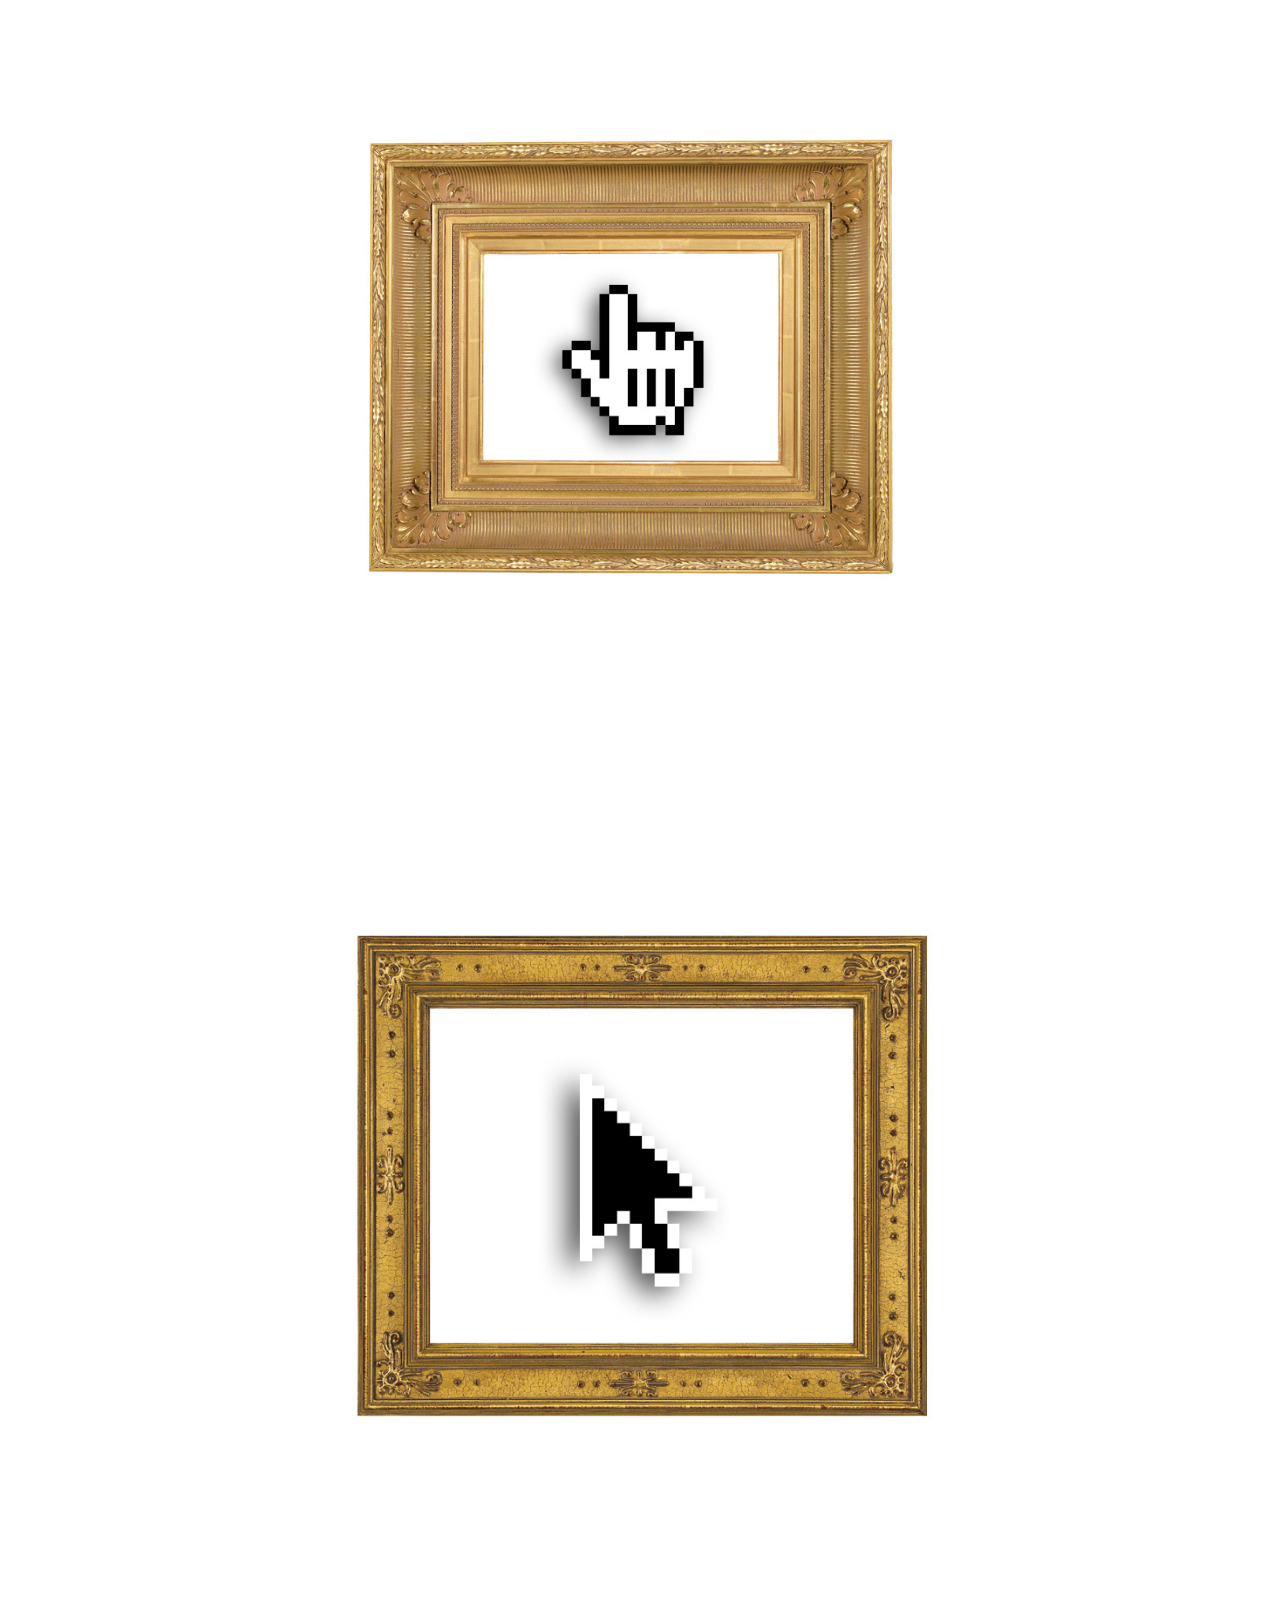
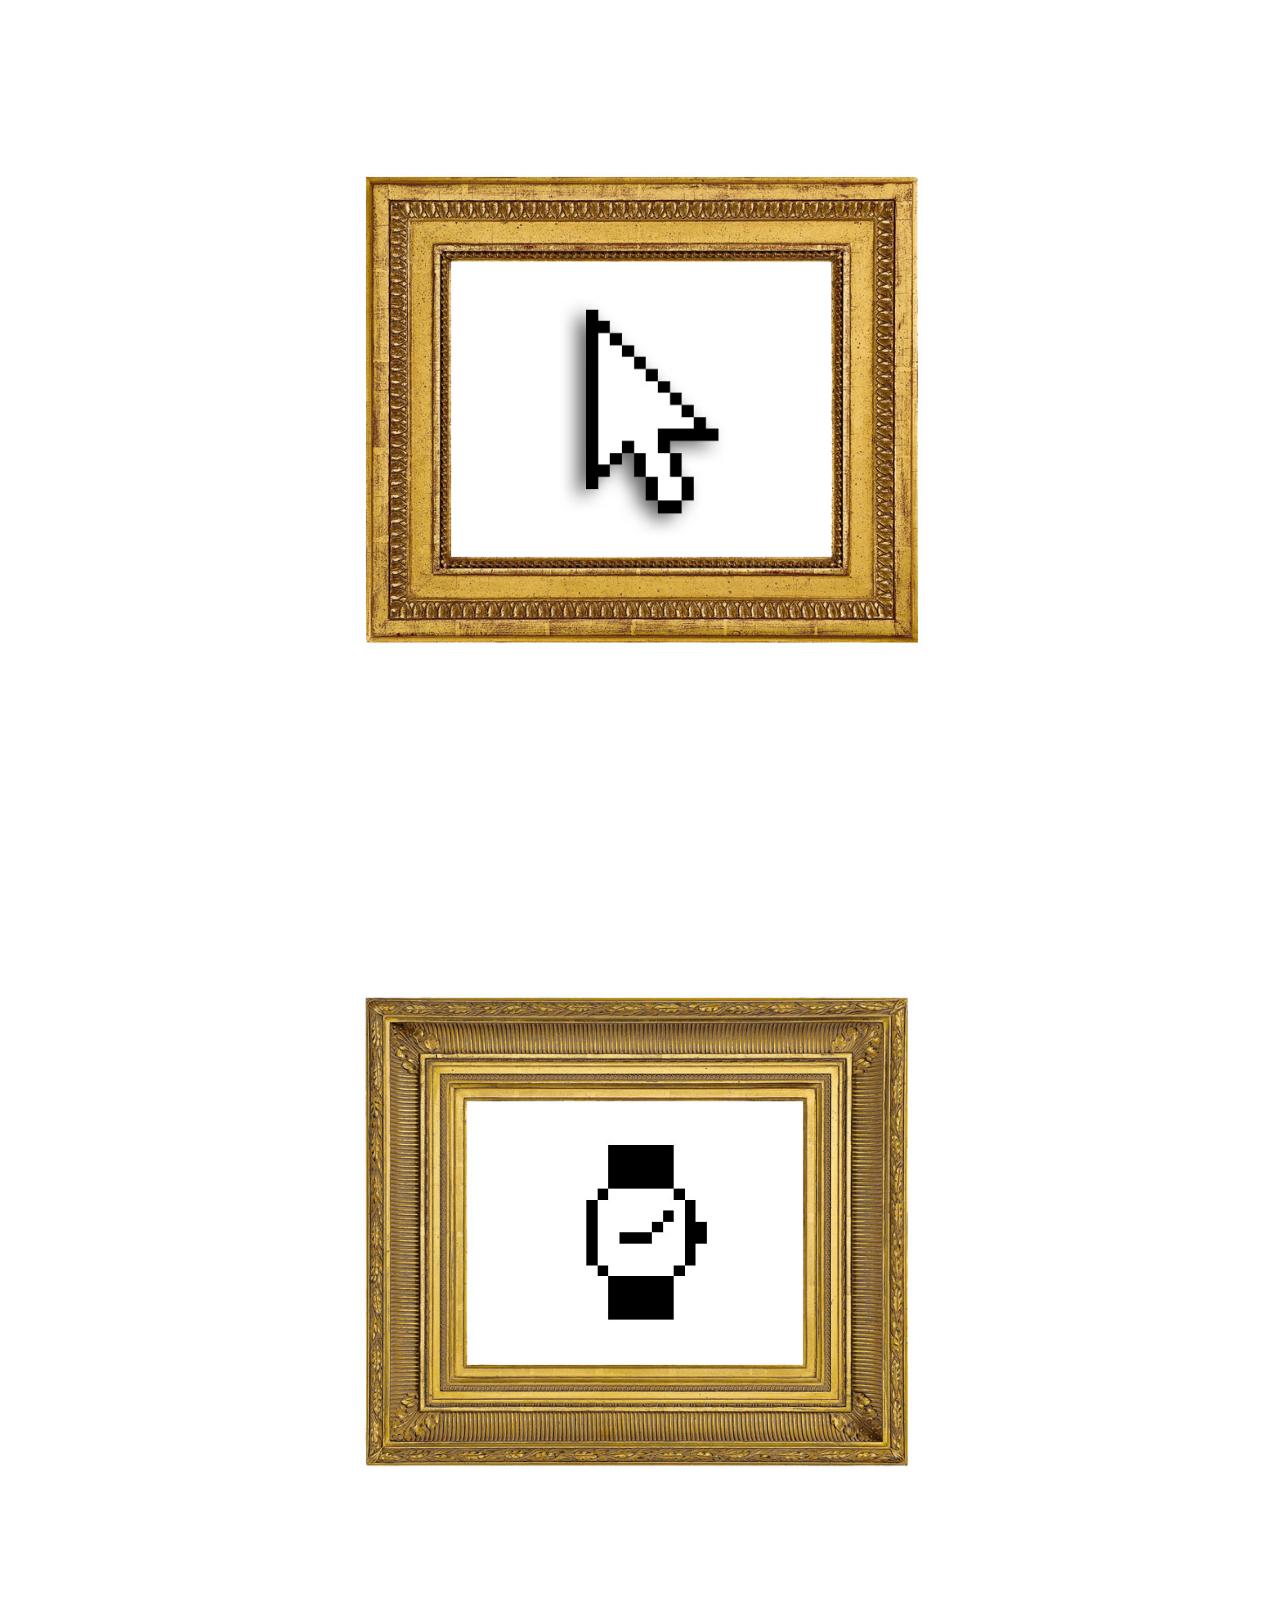
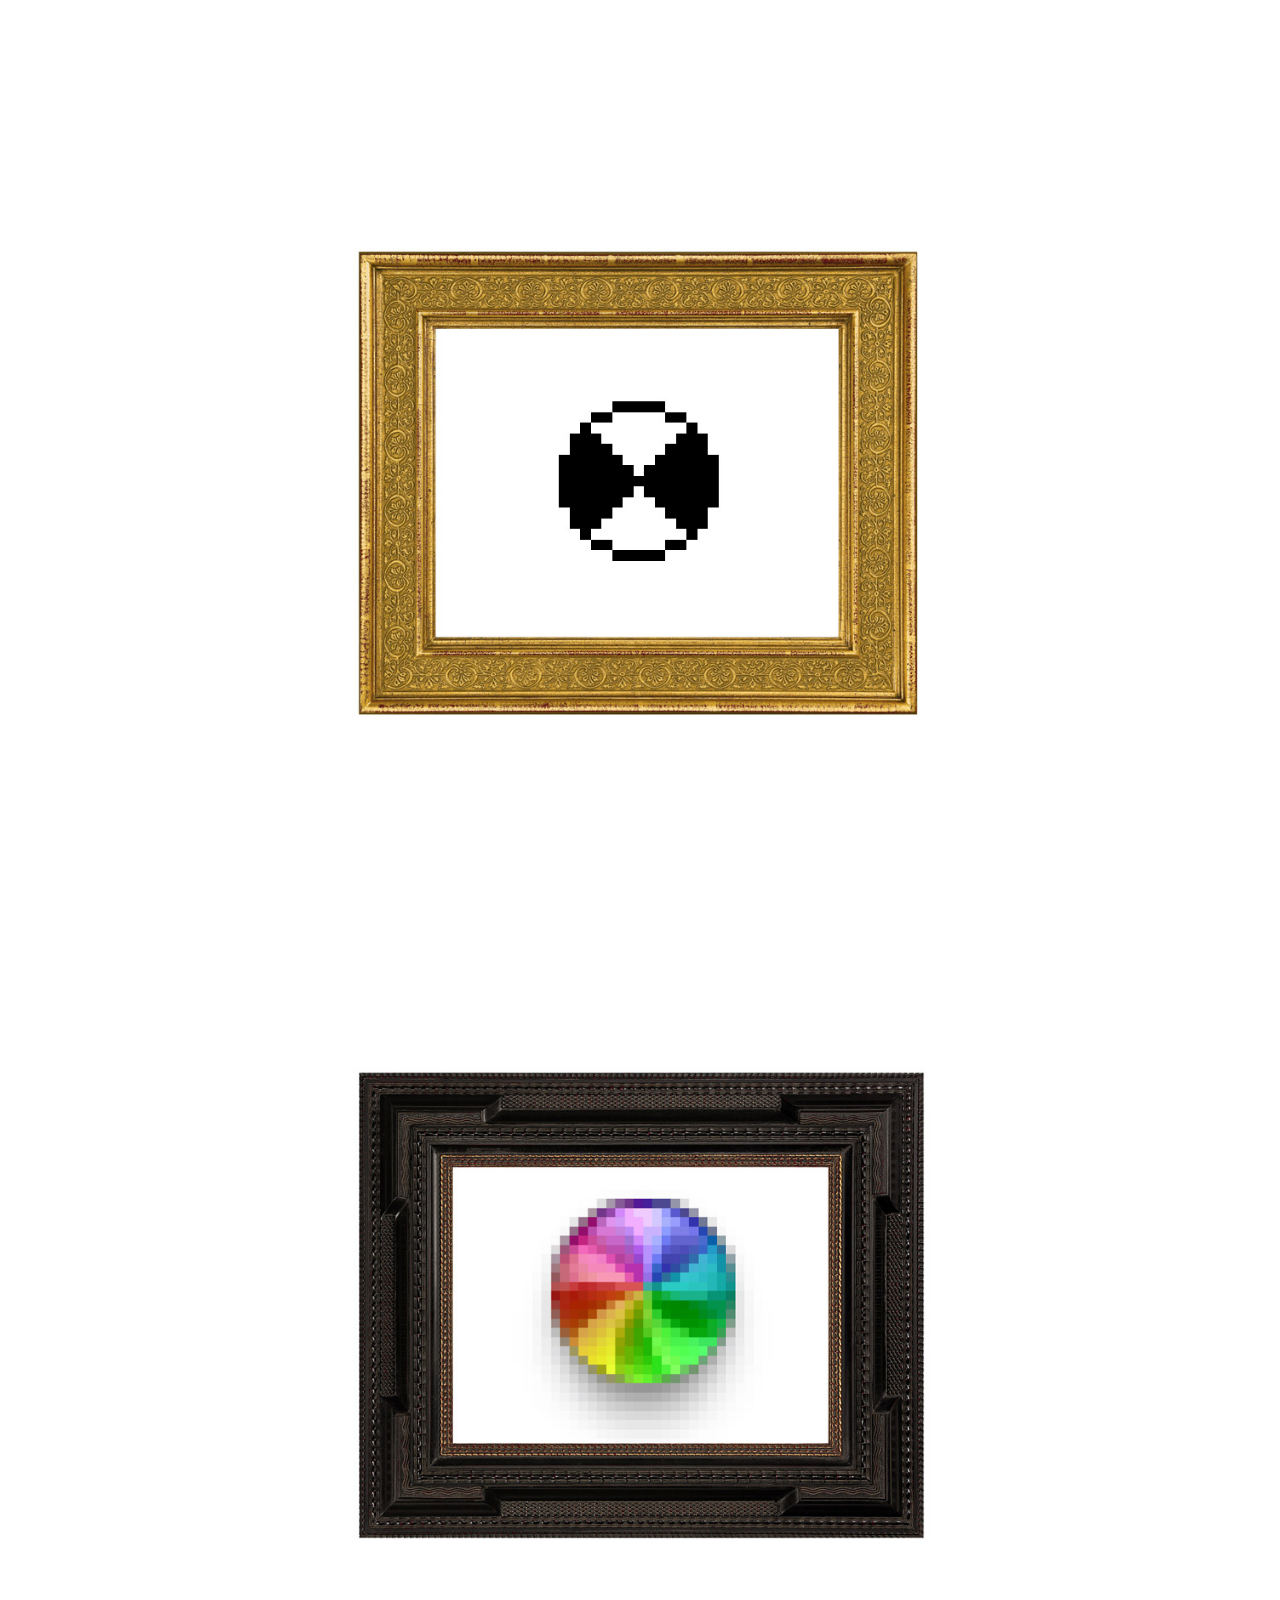
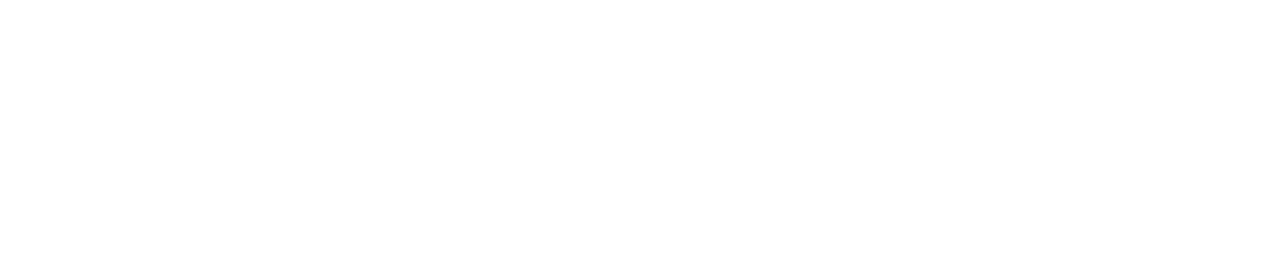
<file: htdocs/index.html>
<!doctype html>
<html lang="en">
<head>
  <meta charset="UTF-8">
  <title>Human Cursor</title>
  <link rel="stylesheet" type="text/css" href="index.css">
</head>
<body>
<div class="frame">
  <img src="img/01.jpg" alt=""/>
  <img src="img/02.jpg" alt=""/>
  <img src="img/03.jpg" alt=""/>
  <img src="img/04.jpg" alt=""/>
  <img src="img/05.jpg" alt=""/>
  <img src="img/06.jpg" alt=""/>
</div>
</body>
</html>
</file>
<file: htdocs/index.css>
/*
YUI 3.14.1 (build 63049cb)
Copyright 2013 Yahoo! Inc. All rights reserved.
Licensed under the BSD License.
http://yuilibrary.com/license/
*/
html{color:#000;background:#FFF}body,div,dl,dt,dd,ul,ol,li,h1,h2,h3,h4,h5,h6,pre,code,form,fieldset,legend,input,textarea,p,blockquote,th,td{margin:0;padding:0}table{border-collapse:collapse;border-spacing:0}fieldset,img{border:0}address,caption,cite,code,dfn,em,strong,th,var{font-style:normal;font-weight:normal}ol,ul{list-style:none}caption,th{text-align:left}h1,h2,h3,h4,h5,h6{font-size:100%;font-weight:normal}q:before,q:after{content:''}abbr,acronym{border:0;font-variant:normal}sup{vertical-align:text-top}sub{vertical-align:text-bottom}input,textarea,select{font-family:inherit;font-size:inherit;font-weight:inherit;*font-size:100%}legend{color:#000}#yui3-css-stamp.cssreset{display:none}

body{
  -webkit-user-select: none;-moz-user-select: none;-ms-user-select: none;user-select: none;
  font-size: 100px;
  cursor: default;
  text-align: center;
}

.frame{
  max-width: 600px;
  margin: 0 auto;
}

.frame img{
  max-width: 600px;
  width: 100%;
  height: auto;
  margin-bottom: 50%;
}
.frame img:first-child{
  margin-top: 20%;
}
</file>
